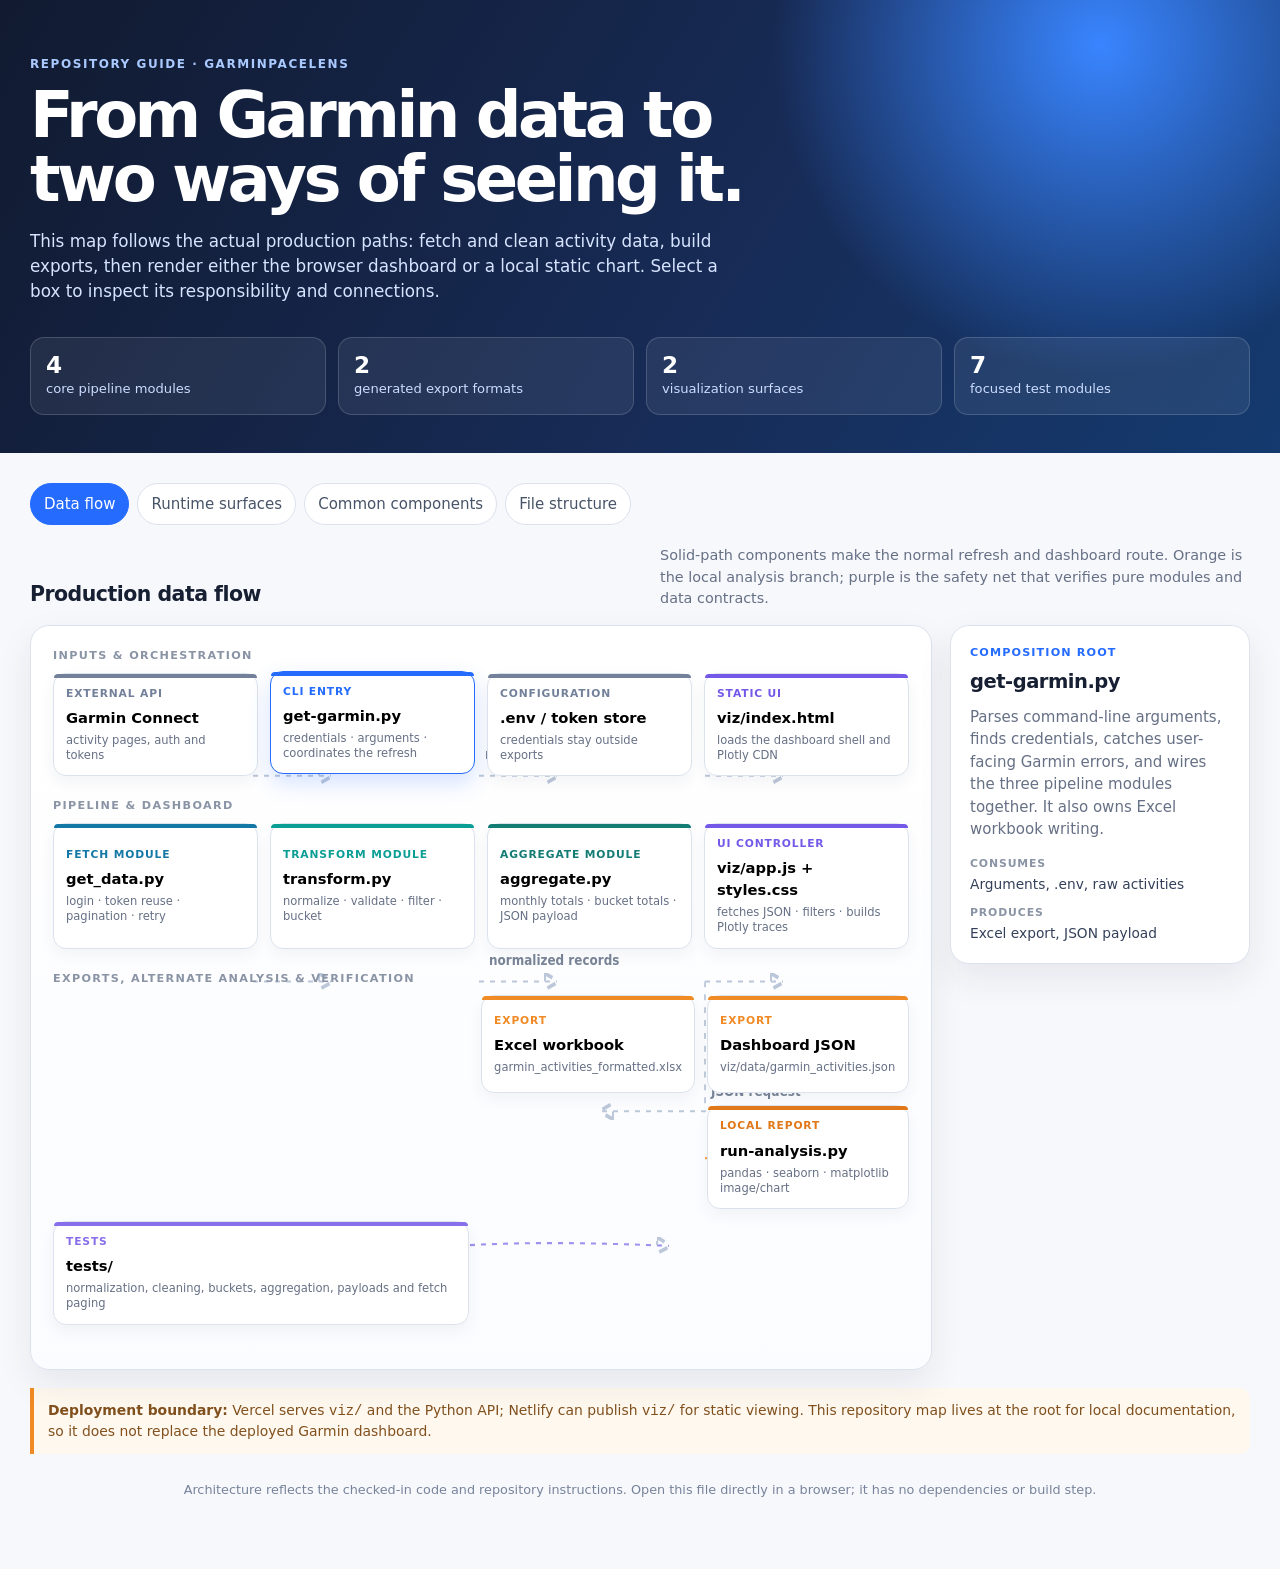
<file: index.html>
<!doctype html>
<html lang="en">
<head>
  <meta charset="utf-8">
  <meta name="viewport" content="width=device-width, initial-scale=1">
  <title>GarminPaceLens · Codebase Map</title>
  <link rel="icon" href="viz/favicon.ico?v=garmin-pace-lens-2" sizes="16x16 32x32 48x48" type="image/x-icon">
  <link rel="icon" href="viz/favicon-16x16.png?v=garmin-pace-lens-2" sizes="16x16" type="image/png">
  <link rel="icon" href="viz/favicon-32x32.png?v=garmin-pace-lens-2" sizes="32x32" type="image/png">
  <link rel="icon" href="viz/icons/garmin-pace-lens-favicon.png?v=garmin-pace-lens-2" sizes="512x512" type="image/png">
  <link rel="apple-touch-icon" href="viz/apple-touch-icon.png?v=garmin-pace-lens-2" sizes="180x180">
  <style>
    :root { --ink:#172033; --muted:#667085; --paper:#f7f8fc; --panel:#fff; --line:#dce2ed; --blue:#246bfe; --teal:#0a9e95; --orange:#f08a24; --violet:#7458e8; --shadow:0 14px 35px rgba(22,34,56,.08); }
    * { box-sizing:border-box; }
    body { margin:0; color:var(--ink); background:var(--paper); font:15px/1.5 Inter, ui-sans-serif, system-ui, -apple-system, BlinkMacSystemFont, "Segoe UI", sans-serif; }
    button { font:inherit; }
    .shell { width:min(1220px, calc(100% - 32px)); margin:auto; }
    .hero { color:#fff; background:radial-gradient(circle at 86% 10%, #3985ff 0, transparent 28%), linear-gradient(122deg,#111a30 0%,#172b56 57%,#143a6f 100%); padding:55px 0 38px; overflow:hidden; }
    .eyebrow { margin:0 0 10px; color:#a9c9ff; font-size:.75rem; font-weight:700; letter-spacing:.13em; text-transform:uppercase; }
    h1 { max-width:800px; margin:0; font-size:clamp(2.2rem,5vw,4.5rem); letter-spacing:-.055em; line-height:1; }
    .hero-copy { max-width:710px; margin:18px 0 0; color:#d6e4ff; font-size:1.05rem; }
    .metrics { display:grid; grid-template-columns:repeat(4,1fr); gap:12px; margin-top:32px; }
    .metric { padding:14px 15px; border:1px solid rgba(255,255,255,.16); border-radius:14px; background:rgba(255,255,255,.07); }
    .metric strong { display:block; font-size:1.45rem; line-height:1.1; }.metric span { color:#cbdcff; font-size:.82rem; }
    main { padding:30px 0 58px; }
    .tabs { display:flex; gap:8px; flex-wrap:wrap; margin-bottom:20px; }
    .tab { padding:9px 13px; color:#475467; border:1px solid var(--line); border-radius:999px; background:#fff; cursor:pointer; }.tab:hover,.tab:focus-visible { border-color:var(--blue); color:var(--blue); outline:none; }.tab.active { color:#fff; border-color:var(--blue); background:var(--blue); }
    .view { display:none; }.view.active { display:block; }
    .section-heading { display:flex; justify-content:space-between; gap:20px; align-items:end; margin:0 0 15px; }.section-heading h2 { margin:0; font-size:1.28rem; letter-spacing:-.025em; }.section-heading p { max-width:590px; margin:0; color:var(--muted); font-size:.9rem; }
    .architecture { display:grid; grid-template-columns:minmax(0,1fr) 300px; gap:18px; align-items:start; }
    .diagram { position:relative; min-height:635px; padding:22px; border:1px solid var(--line); border-radius:19px; background:linear-gradient(180deg,#fff,#fbfcff); box-shadow:var(--shadow); overflow:hidden; }
    .flow { position:absolute; inset:0; z-index:0; width:100%; height:100%; pointer-events:none; }.flow path { fill:none; stroke:#bcc7d9; stroke-width:1.8; stroke-dasharray:5 6; }.flow .analysis-path { stroke:#f1a24c; }.flow .test-path { stroke:#9e92ef; }.flow text { fill:#7a8598; font-size:12px; font-weight:600; }
    .lane { position:relative; z-index:1; display:grid; grid-template-columns:repeat(4,1fr); gap:12px; margin-bottom:22px; }.lane-label { grid-column:1/-1; margin:0 0 -4px; color:#8a94a5; font-size:.7rem; font-weight:800; letter-spacing:.12em; text-transform:uppercase; }
    .node { position:relative; min-height:98px; padding:12px; text-align:left; border:1px solid var(--line); border-radius:13px; background:var(--panel); box-shadow:0 6px 15px rgba(31,47,75,.055); cursor:pointer; transition:.17s transform,.17s border-color,.17s box-shadow; }.node:hover,.node:focus-visible,.node.selected { border-color:var(--node); box-shadow:0 9px 22px color-mix(in srgb,var(--node) 19%,transparent); transform:translateY(-2px); outline:none; }.node::before { position:absolute; top:0; left:0; width:100%; height:4px; content:""; border-radius:13px 13px 0 0; background:var(--node); }.node .kind { display:block; margin-bottom:5px; color:var(--node); font-size:.67rem; font-weight:800; letter-spacing:.08em; text-transform:uppercase; }.node strong { display:block; font-size:.92rem; }.node small { display:block; margin-top:4px; color:var(--muted); font-size:.72rem; line-height:1.32; }.cli { --node:var(--blue); }.fetch { --node:#1478a6; }.transform { --node:var(--teal); }.aggregate { --node:#137c74; }.output { --node:var(--orange); }.dashboard { --node:var(--violet); }.analysis { --node:#e07718; }.test { --node:#876eea; }.external { --node:#73809a; }
    .source { grid-column:1; }.cli-node { grid-column:2; }.dashboard-node { grid-column:4; }.fetch-node { grid-column:1; }.transform-node { grid-column:2; }.aggregate-node { grid-column:3; }.json-node { grid-column:4; }.xlsx-node { grid-column:3; }.analysis-node { grid-column:4; }.tests-node { grid-column:1/3; }
    .inspector { position:sticky; top:16px; padding:19px; border:1px solid var(--line); border-radius:19px; background:#fff; box-shadow:var(--shadow); }.inspector .label { margin:0 0 5px; color:var(--blue); font-size:.7rem; font-weight:800; letter-spacing:.1em; text-transform:uppercase; }.inspector h3 { margin:0; font-size:1.22rem; letter-spacing:-.025em; }.inspector p { margin:10px 0; color:var(--muted); }.inspector dl { margin:15px 0 0; }.inspector dt { margin-top:10px; color:#8a94a5; font-size:.68rem; font-weight:800; letter-spacing:.08em; text-transform:uppercase; }.inspector dd { margin:2px 0 0; color:#34405a; font-size:.86rem; }.inspector code,.code { padding:.12em .35em; border-radius:5px; color:#2f3d58; background:#eef2f8; font-family:"SFMono-Regular",Consolas,monospace; font-size:.83em; }
    .note { margin-top:18px; padding:12px 14px; border-left:4px solid var(--orange); border-radius:0 10px 10px 0; color:#81501d; background:#fff8ef; font-size:.87rem; }
    .surface-grid,.common-grid { display:grid; grid-template-columns:repeat(3,1fr); gap:15px; }.surface-card,.common-card { padding:18px; border:1px solid var(--line); border-radius:16px; background:#fff; box-shadow:0 7px 20px rgba(31,47,75,.045); }.surface-card h3,.common-card h3 { margin:0; font-size:1rem; }.surface-card p,.common-card p { margin:8px 0 0; color:var(--muted); font-size:.88rem; }.tag { display:inline-block; margin:12px 5px 0 0; padding:3px 8px; color:#38507a; border:1px solid #d8e2f3; border-radius:999px; background:#f5f8fd; font-size:.73rem; }
    .tree { padding:20px; border:1px solid var(--line); border-radius:18px; background:#17223a; color:#d9e5fb; box-shadow:var(--shadow); font:13px/1.75 "SFMono-Regular",Consolas,monospace; white-space:pre-wrap; }.tree b { color:#8bb4ff; }.tree .muted { color:#94a6c5; }.tree .warning { color:#ffc16b; }
    .shared-table { width:100%; border-collapse:separate; border-spacing:0; overflow:hidden; border:1px solid var(--line); border-radius:15px; background:#fff; box-shadow:var(--shadow); }.shared-table th,.shared-table td { padding:13px 15px; text-align:left; vertical-align:top; border-bottom:1px solid var(--line); }.shared-table tr:last-child td { border-bottom:0; }.shared-table th { color:#64748b; background:#f8faff; font-size:.73rem; letter-spacing:.08em; text-transform:uppercase; }.shared-table td { font-size:.88rem; }.status { display:inline-block; padding:3px 7px; border-radius:999px; font-size:.72rem; font-weight:700; }.yes { color:#076a55; background:#dcf7ee; }.mirror { color:#835817; background:#fff0d8; }.gap { color:#74529e; background:#f0e8ff; }
    .footer { margin-top:26px; color:#77839a; font-size:.8rem; text-align:center; }
    @media (max-width:900px) { .architecture { grid-template-columns:1fr; }.inspector { position:static; }.surface-grid,.common-grid { grid-template-columns:1fr 1fr; }.diagram { min-height:0; }.flow { display:none; }.lane { grid-template-columns:repeat(2,1fr); }.source,.cli-node,.dashboard-node,.fetch-node,.transform-node,.aggregate-node,.json-node,.xlsx-node,.analysis-node,.tests-node { grid-column:auto; } }
    @media (max-width:600px) { .shell { width:min(100% - 22px,1220px); }.hero { padding-top:35px; }.metrics,.surface-grid,.common-grid { grid-template-columns:1fr 1fr; }.section-heading { display:block; }.section-heading p { margin-top:7px; }.shared-table { display:block; overflow-x:auto; }.lane { grid-template-columns:1fr; }.metrics .metric:last-child { grid-column:1/-1; } }
  </style>
</head>
<body>
  <header class="hero">
    <div class="shell">
      <p class="eyebrow">Repository guide · GarminPaceLens</p>
      <h1>From Garmin data to two ways of seeing it.</h1>
      <p class="hero-copy">This map follows the actual production paths: fetch and clean activity data, build exports, then render either the browser dashboard or a local static chart. Select a box to inspect its responsibility and connections.</p>
      <div class="metrics" aria-label="Codebase summary">
        <div class="metric"><strong>4</strong><span>core pipeline modules</span></div>
        <div class="metric"><strong>2</strong><span>generated export formats</span></div>
        <div class="metric"><strong>2</strong><span>visualization surfaces</span></div>
        <div class="metric"><strong>7</strong><span>focused test modules</span></div>
      </div>
    </div>
  </header>
  <main class="shell">
    <nav class="tabs" aria-label="Architecture views">
      <button class="tab active" data-view="flow" type="button">Data flow</button>
      <button class="tab" data-view="surfaces" type="button">Runtime surfaces</button>
      <button class="tab" data-view="shared" type="button">Common components</button>
      <button class="tab" data-view="tree" type="button">File structure</button>
    </nav>

    <section class="view active" id="flow">
      <div class="section-heading"><h2>Production data flow</h2><p>Solid-path components make the normal refresh and dashboard route. Orange is the local analysis branch; purple is the safety net that verifies pure modules and data contracts.</p></div>
      <div class="architecture">
        <div class="diagram" aria-label="Interactive production data-flow diagram">
          <svg class="flow" viewBox="0 0 900 635" aria-hidden="true" preserveAspectRatio="none">
            <defs><marker id="arrow" markerWidth="8" markerHeight="8" refX="7" refY="4" orient="auto"><path d="M0,0 L8,4 L0,8z" fill="#bcc7d9"/></marker><marker id="orange-arrow" markerWidth="8" markerHeight="8" refX="7" refY="4" orient="auto"><path d="M0,0 L8,4 L0,8z" fill="#f1a24c"/></marker><marker id="violet-arrow" markerWidth="8" markerHeight="8" refX="7" refY="4" orient="auto"><path d="M0,0 L8,4 L0,8z" fill="#9e92ef"/></marker></defs>
            <path d="M222 128 H300" marker-end="url(#arrow)"/><path d="M448 128 H526" marker-end="url(#arrow)"/><path d="M674 128 H752" marker-end="url(#arrow)"/>
            <path d="M222 304 H300" marker-end="url(#arrow)"/><path d="M448 304 H526" marker-end="url(#arrow)"/><path d="M674 304 H752" marker-end="url(#arrow)"/>
            <path d="M674 304 V415 H570" marker-end="url(#arrow)"/><path class="analysis-path" d="M674 455 H752" marker-end="url(#orange-arrow)"/><path class="test-path" d="M222 562 C350 525, 490 525, 638 530" marker-end="url(#violet-arrow)"/>
            <text x="454" y="114">raw activities</text><text x="458" y="290">normalized records</text><text x="680" y="402">JSON request</text>
          </svg>
          <div class="lane">
            <p class="lane-label">Inputs &amp; orchestration</p>
            <button class="node external source" data-node="garmin" type="button"><span class="kind">External API</span><strong>Garmin Connect</strong><small>activity pages, auth and tokens</small></button>
            <button class="node cli cli-node" data-node="cli" type="button"><span class="kind">CLI entry</span><strong>get-garmin.py</strong><small>credentials · arguments · coordinates the refresh</small></button>
            <button class="node external" data-node="env" type="button"><span class="kind">Configuration</span><strong>.env / token store</strong><small>credentials stay outside exports</small></button>
            <button class="node dashboard dashboard-node" data-node="viz" type="button"><span class="kind">Static UI</span><strong>viz/index.html</strong><small>loads the dashboard shell and Plotly CDN</small></button>
          </div>
          <div class="lane">
            <p class="lane-label">Pipeline &amp; dashboard</p>
            <button class="node fetch fetch-node" data-node="fetch" type="button"><span class="kind">Fetch module</span><strong>get_data.py</strong><small>login · token reuse · pagination · retry</small></button>
            <button class="node transform transform-node" data-node="transform" type="button"><span class="kind">Transform module</span><strong>transform.py</strong><small>normalize · validate · filter · bucket</small></button>
            <button class="node aggregate aggregate-node" data-node="aggregate" type="button"><span class="kind">Aggregate module</span><strong>aggregate.py</strong><small>monthly totals · bucket totals · JSON payload</small></button>
            <button class="node dashboard json-node" data-node="app" type="button"><span class="kind">UI controller</span><strong>viz/app.js + styles.css</strong><small>fetches JSON · filters · builds Plotly traces</small></button>
          </div>
          <div class="lane">
            <p class="lane-label">Exports, alternate analysis &amp; verification</p>
            <button class="node output xlsx-node" data-node="xlsx" type="button"><span class="kind">Export</span><strong>Excel workbook</strong><small>garmin_activities_formatted.xlsx</small></button>
            <button class="node output" data-node="json" type="button"><span class="kind">Export</span><strong>Dashboard JSON</strong><small>viz/data/garmin_activities.json</small></button>
            <button class="node analysis analysis-node" data-node="analysis" type="button"><span class="kind">Local report</span><strong>run-analysis.py</strong><small>pandas · seaborn · matplotlib image/chart</small></button>
            <button class="node test tests-node" data-node="tests" type="button"><span class="kind">Tests</span><strong>tests/</strong><small>normalization, cleaning, buckets, aggregation, payloads and fetch paging</small></button>
          </div>
        </div>
        <aside class="inspector" id="inspector" aria-live="polite"></aside>
      </div>
      <p class="note"><strong>Deployment boundary:</strong> Vercel serves <code>viz/</code> and the Python API; Netlify can publish <code>viz/</code> for static viewing. This repository map lives at the root for local documentation, so it does not replace the deployed Garmin dashboard.</p>
    </section>

    <section class="view" id="surfaces">
      <div class="section-heading"><h2>Four runtime surfaces</h2><p>The project is deliberately split into a fetch pipeline, a static dashboard, a local chart route, and a small unrelated API experiment.</p></div>
      <div class="surface-grid">
        <article class="surface-card"><h3>Refresh command</h3><p><code>get-garmin.py</code> is the only production entry point. It turns credentials and Garmin API pages into normalized records plus both exports.</p><span class="tag">Python</span><span class="tag">Garmin Connect</span><span class="tag">Excel + JSON</span></article>
        <article class="surface-card"><h3>Browser dashboard</h3><p><code>viz/</code> is a no-build static app: HTML provides the mount point, JavaScript reads the generated JSON, CSS defines the responsive UI, and Plotly renders the chart.</p><span class="tag">ES modules</span><span class="tag">Plotly CDN</span><span class="tag">Netlify</span></article>
        <article class="surface-card"><h3>Local analysis</h3><p><code>run-analysis.py</code> reads the Excel export back in, filters running records, groups monthly metrics, and displays or saves a traditional chart.</p><span class="tag">pandas</span><span class="tag">seaborn</span><span class="tag">matplotlib</span></article>
        <article class="surface-card"><h3>Tests</h3><p>Tests focus on the reusable Python logic: raw Garmin shapes, cleaning boundaries, page retrieval, monthly rollups, bucket partitions, and serialized payloads.</p><span class="tag">pytest</span><span class="tag">synthetic fixtures</span></article>
        <article class="surface-card"><h3>Configuration</h3><p><code>pyproject.toml</code> defines the Python runtime and packages. <code>requirements*.txt</code> are alternate dependency lists. <code>netlify.toml</code> publishes <code>viz/</code>.</p><span class="tag">uv</span><span class="tag">Python 3.14+</span></article>
        <article class="surface-card"><h3>Standalone experiment</h3><p><code>Test-nvidia.py</code> sends one streamed prompt through NVIDIA's OpenAI-compatible endpoint. It is not imported by, or connected to, the Garmin pipeline.</p><span class="tag">OpenAI client</span><span class="tag">separate concern</span></article>
      </div>
    </section>

    <section class="view" id="shared">
      <div class="section-heading"><h2>Shared components &amp; boundaries</h2><p>The strongest reuse is in the pure transformation and aggregation layer. A few concepts are intentionally mirrored or currently duplicated across the two display routes.</p></div>
      <table class="shared-table">
        <thead><tr><th>Component / concern</th><th>Used by</th><th>Relationship</th><th>State</th></tr></thead>
        <tbody>
          <tr><td><code>normalize_activity()</code> + <code>clean()</code></td><td>CLI pipeline; unit tests</td><td>One canonical schema and validation gate before any export exists.</td><td><span class="status yes">Shared source</span></td></tr>
          <tr><td><code>to_bucket()</code> + <code>BUCKET_NAMES</code></td><td><code>aggregate.py</code>; tests</td><td>Python is the source of truth for bucket definitions and monthly bucket output.</td><td><span class="status yes">Shared source</span></td></tr>
          <tr><td>Distance bucketing in <code>app.js</code></td><td>Browser filtering</td><td><code>toBucketClient()</code> mirrors Python bucket boundaries so the client can filter individual activities.</td><td><span class="status mirror">Intentional mirror</span></td></tr>
          <tr><td>Monthly metrics</td><td><code>aggregate.py</code>; <code>run-analysis.py</code></td><td>Both calculate per-month distance, pace and heart-rate views, but each owns its own implementation and output format.</td><td><span class="status gap">Parallel logic</span></td></tr>
          <tr><td>Dependency declarations</td><td><code>pyproject.toml</code>; <code>requirements.txt</code>; <code>requirements-garmin.txt</code></td><td>They list overlapping packages. The README directs new setup through <code>uv sync</code>.</td><td><span class="status gap">Multiple manifests</span></td></tr>
          <tr><td>Credentials and private activity data</td><td><code>.env</code>; token store; generated exports</td><td>Ignored by Git; the dashboard JSON itself contains personal activity information and is generated locally.</td><td><span class="status yes">Protected boundary</span></td></tr>
        </tbody>
      </table>
      <div class="common-grid" style="margin-top:16px">
        <article class="common-card"><h3>Clean hand-off</h3><p>The normalized activity dictionary is the central contract: dates, distance, pace, duration, HR, elevation, VO₂ max, calories and activity type. Everything downstream consumes that cleaned record.</p></article>
        <article class="common-card"><h3>Two output contracts</h3><p>The Excel file preserves rows for offline analysis. The JSON payload adds metadata and precomputed monthly summaries so the dashboard can remain static and fast.</p></article>
        <article class="common-card"><h3>Where reuse stops</h3><p>The browser intentionally has no Python runtime, so it cannot call the shared Python helpers. The small JS bucket mirror is the practical no-build trade-off.</p></article>
      </div>
    </section>

    <section class="view" id="tree">
      <div class="section-heading"><h2>Repository structure</h2><p>Grouped by responsibility rather than every generated or private local file.</p></div>
      <div class="tree"><b>GarminPaceLens/</b>
├── <b>get-garmin.py</b>              <span class="muted"># CLI composition root; writes Excel + JSON</span>
├── <b>get_data.py</b>                <span class="muted"># Garmin authentication, token reuse, pagination, retry</span>
├── <b>transform.py</b>               <span class="muted"># raw activity → normalized record → clean record / bucket</span>
├── <b>aggregate.py</b>               <span class="muted"># monthly rollups and dashboard payload serialization</span>
├── <b>run-analysis.py</b>            <span class="muted"># Excel → local pandas/seaborn/matplotlib chart</span>
├── <span class="warning">Test-nvidia.py</span>             <span class="muted"># isolated NVIDIA/OpenAI-compatible experiment</span>
├── <b>viz/</b>                       <span class="muted"># Netlify publish directory</span>
│   ├── <b>index.html</b>             <span class="muted"># dashboard document + Plotly CDN</span>
│   ├── <b>app.js</b>                 <span class="muted"># dashboard state, filtering, Plotly traces</span>
│   ├── <b>styles.css</b>             <span class="muted"># dashboard presentation and responsive layout</span>
│   └── data/garmin_activities.json  <span class="muted"># generated; Git-ignored</span>
├── <b>tests/</b>                     <span class="muted"># pytest checks for pipeline contracts</span>
├── <b>planning/</b> + <b>docs/</b>            <span class="muted"># design history and implementation plan</span>
├── pyproject.toml / uv.lock          <span class="muted"># primary dependency setup</span>
├── requirements*.txt                 <span class="muted"># alternate package lists</span>
└── netlify.toml                      <span class="muted"># publish = viz</span>

<span class="muted">Private / generated items deliberately omitted: .env, Garmin token store, Excel exports, activity markdown export, virtual environment and Git metadata.</span></div>
    </section>
    <p class="footer">Architecture reflects the checked-in code and repository instructions. Open this file directly in a browser; it has no dependencies or build step.</p>
  </main>
  <script>
    const nodeData = {
      garmin: { label: "External input", title: "Garmin Connect", text: "The only remote data source in the production path. get_data.py creates the client, authenticates with a reusable token store, then requests activity pages.", reads: "Credentials and token directory", writes: "Raw activity dictionaries" },
      env: { label: "Private configuration", title: ".env and token store", text: "GARMIN_USERNAME and GARMIN_PASSWORD are loaded by the CLI. Garmin refresh tokens live separately, defaulting to ~/.garminconnect. Both stay out of source control.", reads: "Local environment", writes: "Authentication inputs" },
      cli: { label: "Composition root", title: "get-garmin.py", text: "Parses command-line arguments, finds credentials, catches user-facing Garmin errors, and wires the three pipeline modules together. It also owns Excel workbook writing.", reads: "Arguments, .env, raw activities", writes: "Excel export, JSON payload" },
      fetch: { label: "Fetch layer", title: "get_data.py", text: "Owns Garmin client login, secure token-file permissions, activity pagination and exponential retry on transient Garmin connection or rate-limit errors.", reads: "Credentials, Garmin API", writes: "A list of raw activities" },
      transform: { label: "Pure transform layer", title: "transform.py", text: "Converts Garmin’s variable raw shape into a stable activity schema, classifies activity type, applies quality rules in order, and assigns distance buckets.", reads: "Raw activity dictionaries", writes: "Kept records and drop-reason counts" },
      aggregate: { label: "Pure aggregation layer", title: "aggregate.py", text: "Builds complete year/month arrays, partitions those arrays by distance bucket, adds metadata, and serializes the JSON payload. Its helpers are directly covered by tests.", reads: "Cleaned activity records", writes: "Dashboard payload" },
      xlsx: { label: "Row-oriented export", title: "garmin_activities_formatted.xlsx", text: "A workbook containing the cleaned activity rows. It preserves the alternate local-analysis route and can be opened independently of the dashboard.", reads: "Cleaned records", writes: "Input for run-analysis.py" },
      json: { label: "Dashboard data contract", title: "viz/data/garmin_activities.json", text: "Generated data for the static site: meta, individual cleaned activities, monthly year totals and monthly totals by bucket. It is ignored by Git because it is personal activity data.", reads: "Payload from aggregate.py", writes: "Fetched by viz/app.js" },
      viz: { label: "Deployed document", title: "viz/index.html", text: "The static page includes a root element, loads the project CSS and ES module, and imports Plotly from a CDN. Netlify publishes this directory—not the repository root.", reads: "styles.css, app.js, Plotly CDN", writes: "Dashboard shell" },
      app: { label: "Dashboard controller", title: "viz/app.js + styles.css", text: "app.js fetches the generated JSON and creates controls, summary cards, filters and Plotly traces. styles.css owns the responsive visual layout; it is not a component framework.", reads: "Dashboard JSON, user selections", writes: "Interactive Plotly chart and stats" },
      analysis: { label: "Alternate local route", title: "run-analysis.py", text: "Reads the Excel workbook with pandas, normalizes legacy/new column names, restricts to running records, computes monthly values and renders a seaborn/matplotlib chart.", reads: "Excel export", writes: "Displayed or saved chart" },
      tests: { label: "Verification", title: "tests/", text: "Seven focused pytest modules protect the pipeline’s boundaries: normalization, cleaning, bucketing, aggregation, serialized payloads and paginated fetch behavior. The dashboard JavaScript has a syntax check in the README workflow.", reads: "Pure module interfaces", writes: "Fast regression feedback" }
    };
    const inspector = document.querySelector("#inspector");
    function selectNode(key) {
      const item = nodeData[key];
      document.querySelectorAll(".node").forEach((node) => node.classList.toggle("selected", node.dataset.node === key));
      inspector.innerHTML = `<p class="label">${item.label}</p><h3>${item.title}</h3><p>${item.text}</p><dl><dt>Consumes</dt><dd>${item.reads}</dd><dt>Produces</dt><dd>${item.writes}</dd></dl>`;
    }
    document.querySelectorAll(".node").forEach((node) => node.addEventListener("click", () => selectNode(node.dataset.node)));
    document.querySelectorAll(".tab").forEach((tab) => tab.addEventListener("click", () => {
      document.querySelectorAll(".tab").forEach((item) => item.classList.toggle("active", item === tab));
      document.querySelectorAll(".view").forEach((view) => view.classList.toggle("active", view.id === tab.dataset.view));
    }));
    selectNode("cli");
  </script>
</body>
</html>
</file>
